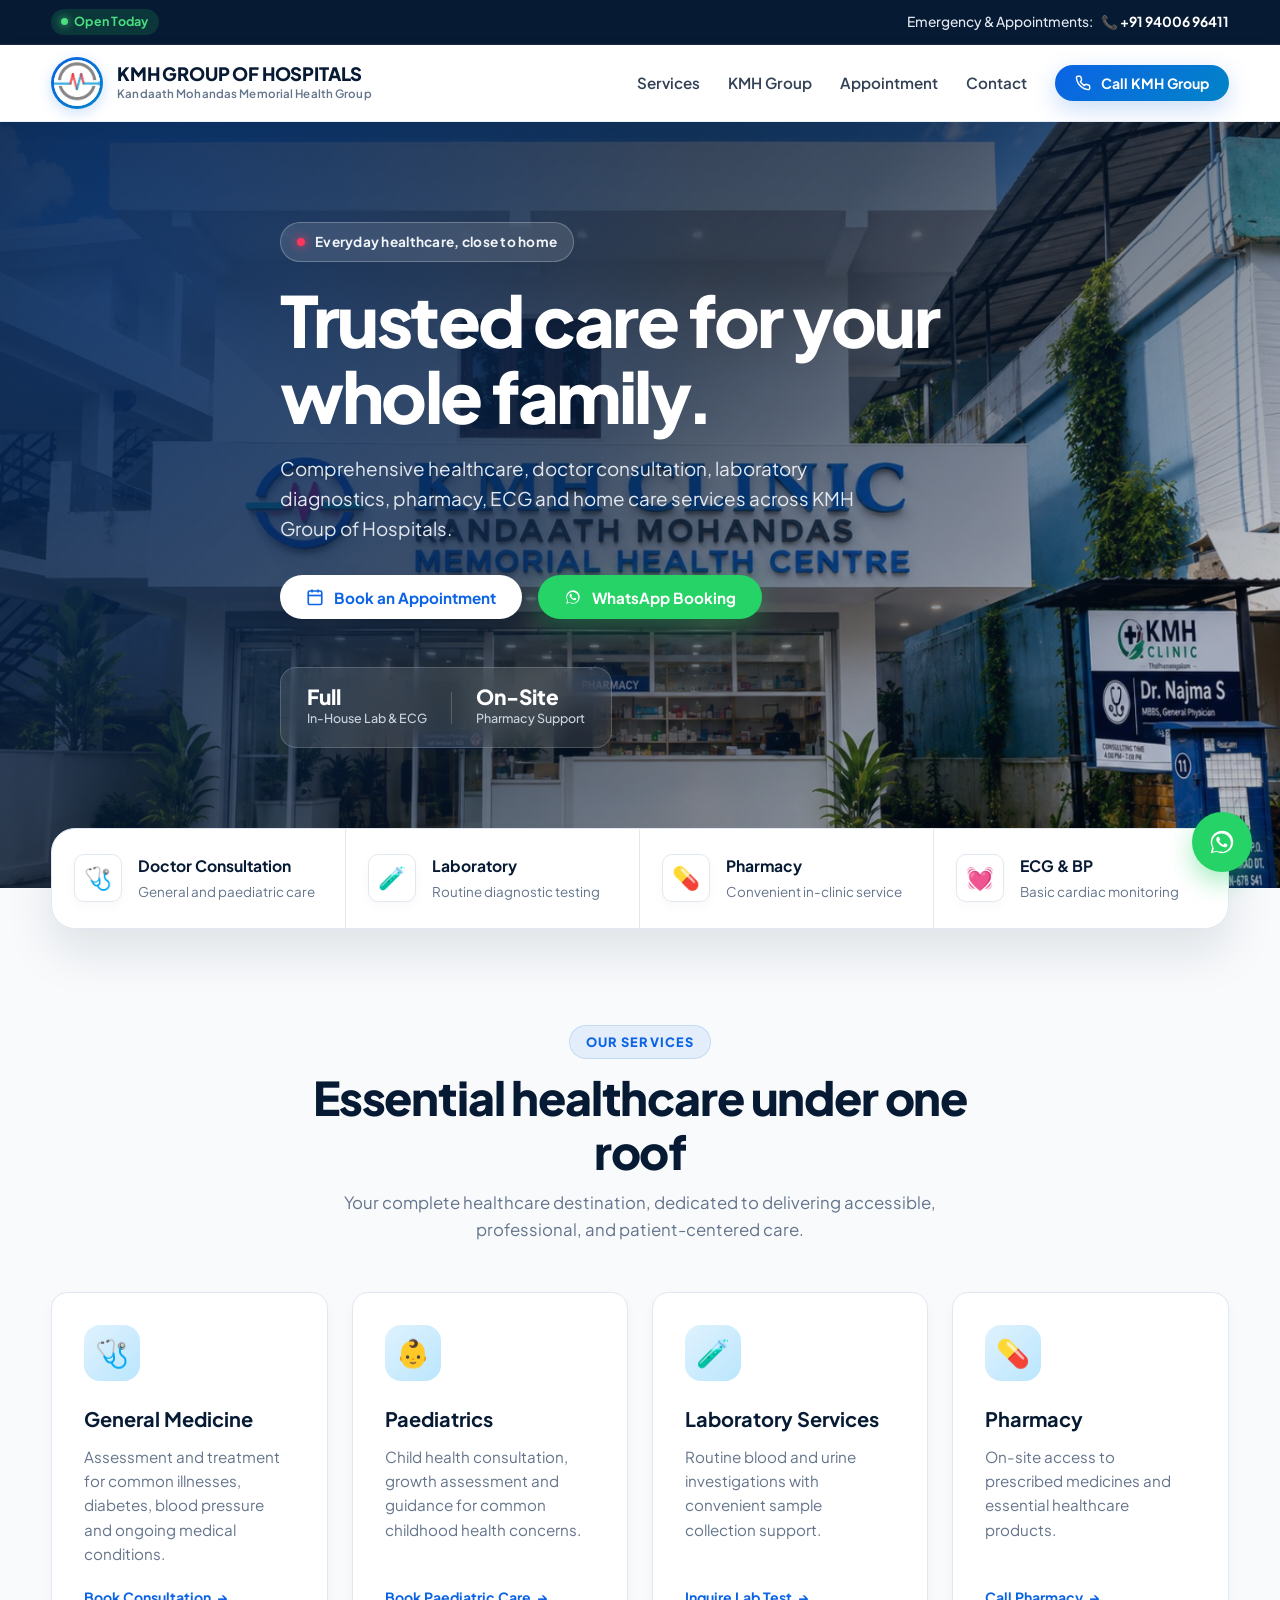
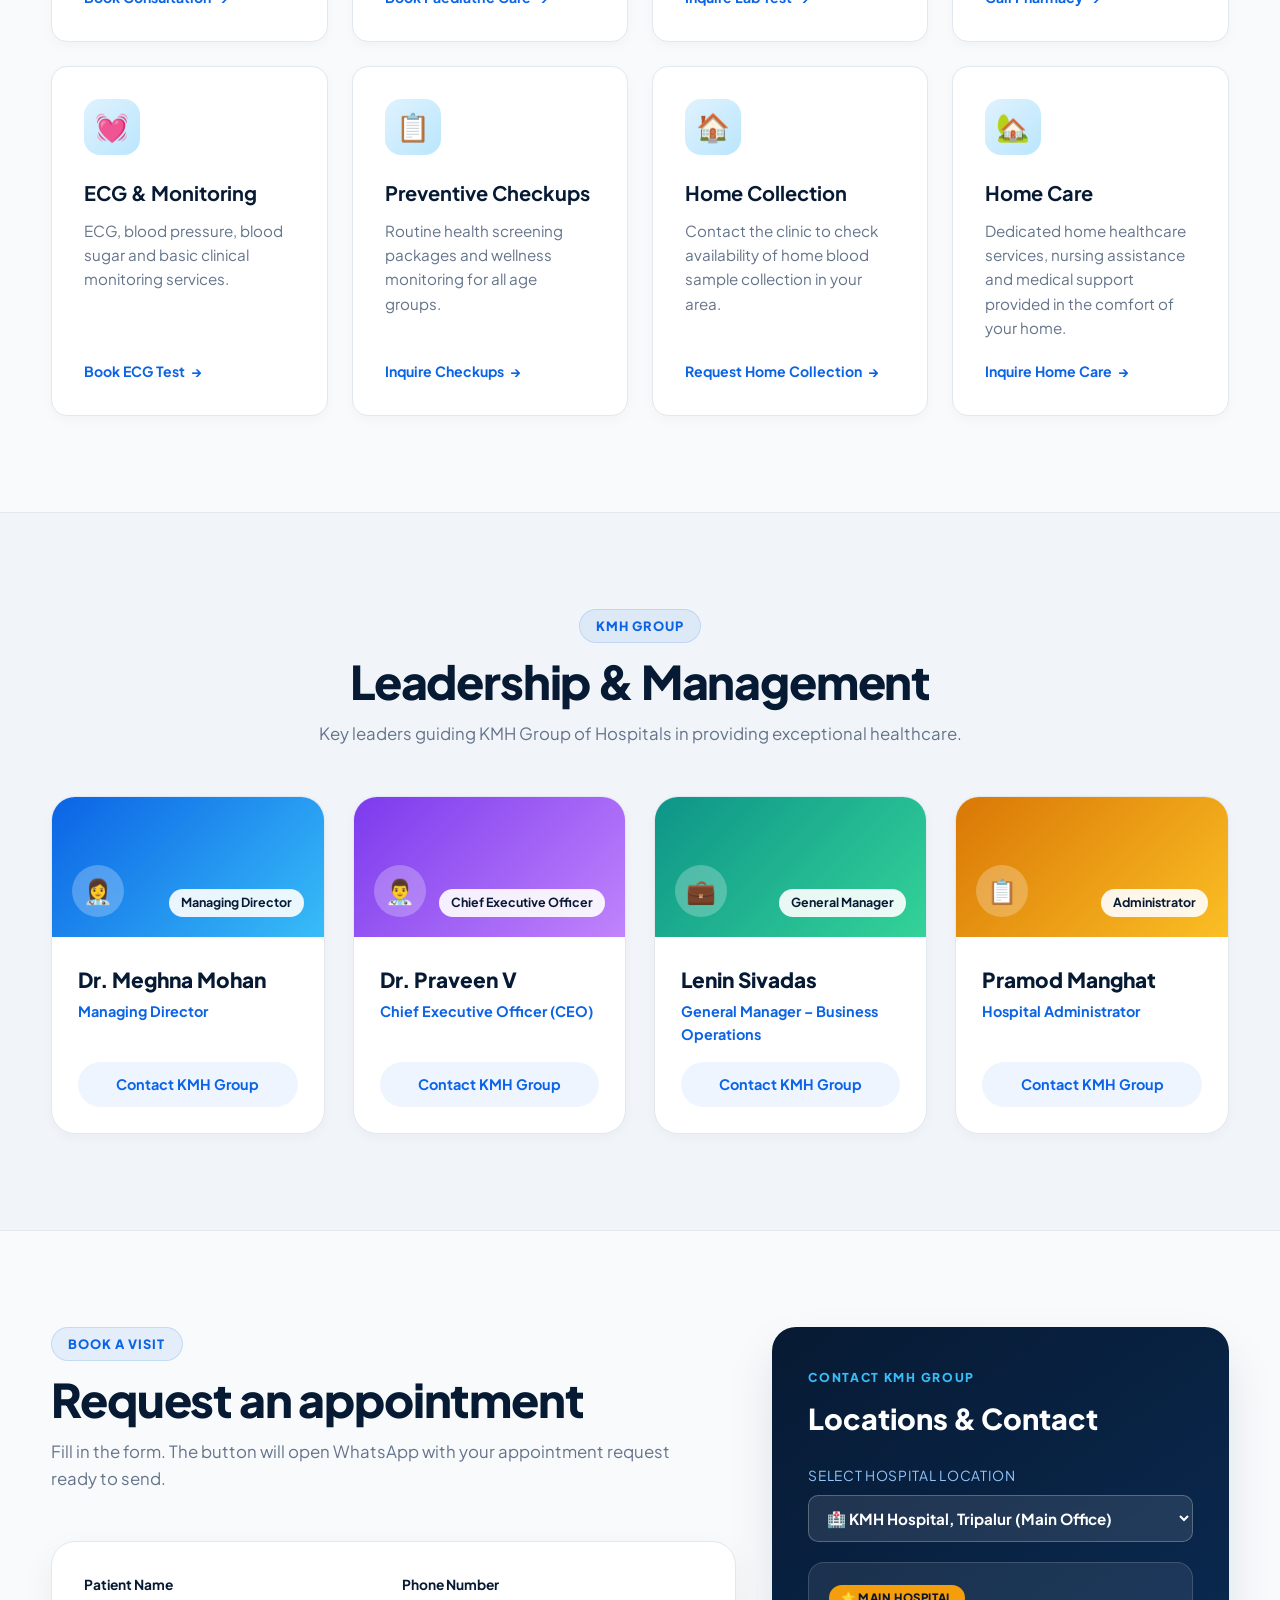
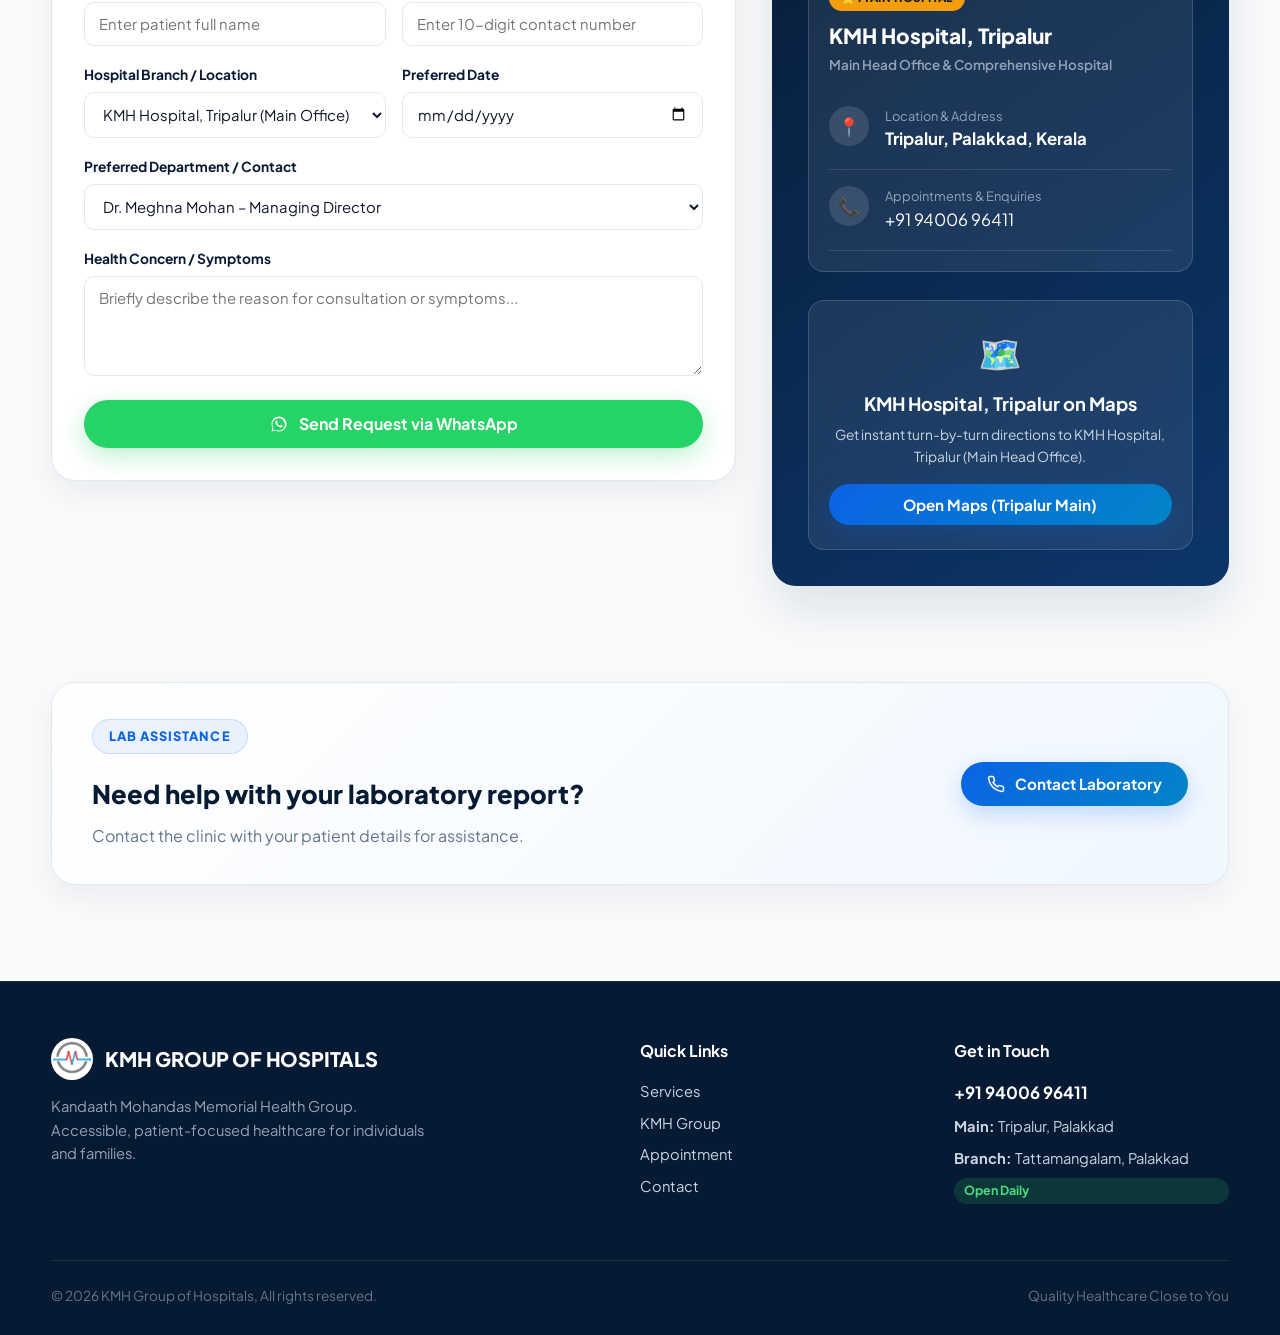
<file: index.html>
<!DOCTYPE html>
<html lang="en">

<head>
  <meta charset="UTF-8">
  <meta name="viewport" content="width=device-width, initial-scale=1.0">
  <meta name="description"
    content="KMH Group of Hospitals - Comprehensive healthcare, doctor consultation, pharmacy, laboratory diagnostics, ECG and home care services.">
  <title>KMH Group of Hospitals</title>

  <!-- Favicon -->
  <link rel="icon" type="image/png" href="logo.png">

  <!-- Google Fonts: Plus Jakarta Sans -->
  <link rel="preconnect" href="https://fonts.googleapis.com">
  <link rel="preconnect" href="https://fonts.gstatic.com" crossorigin>
  <link
    href="https://fonts.googleapis.com/css2?family=Plus+Jakarta+Sans:ital,wght@0,400;0,500;0,600;0,700;0,800;1,400&display=swap"
    rel="stylesheet">

  <!-- Main stylesheet -->
  <link rel="stylesheet" href="styles.css">
  <!-- Google tag (gtag.js) -->
  <script async src="https://www.googletagmanager.com/gtag/js?id=G-0ZW6THC1F8"></script>
  <script>
    window.dataLayer = window.dataLayer || [];
    function gtag() { dataLayer.push(arguments); }
    gtag('js', new Date());

    gtag('config', 'G-0ZW6THC1F8');
  </script>
</head>

<body>

  <!-- =========================
       1. TOP INFORMATION BAR
  ========================== -->
  <div class="topbar">
    <div class="container topbar-content">
      <div class="topbar-info">
        <span class="topbar-badge">
          <span class="status-dot"></span> Open Today
        </span>
      </div>
      <div class="topbar-contact">
        <span>Emergency & Appointments:</span>
        <a href="tel:+919400696411">📞 +91 94006 96411</a>
      </div>
    </div>
  </div>


  <!-- =========================
       2. NAVIGATION
  ========================== -->
  <nav class="navbar">
    <div class="container nav-content">

      <a class="brand" href="#home">
        <div class="logo-wrapper">
          <img src="logo.png" alt="KMH Group Logo" class="brand-logo">
        </div>

        <span class="brand-text">
          <strong>KMH GROUP OF HOSPITALS</strong>
          <small>Kandaath Mohandas Memorial Health Group</small>
        </span>
      </a>

      <button class="menu-button" id="menuButton" aria-label="Open navigation">
        <span class="hamburger-line"></span>
        <span class="hamburger-line"></span>
        <span class="hamburger-line"></span>
      </button>

      <div class="nav-links" id="navLinks">
        <a href="#services">Services</a>
        <a href="#doctors">KMH Group</a>
        <a href="#appointment">Appointment</a>
        <a href="#contact">Contact</a>
        <a class="button button-primary nav-call-btn" href="tel:+919400696411">
          <svg width="16" height="16" viewBox="0 0 24 24" fill="none" stroke="currentColor" stroke-width="2.2"
            stroke-linecap="round" stroke-linejoin="round">
            <path
              d="M22 16.92v3a2 2 0 0 1-2.18 2 19.79 19.79 0 0 1-8.63-3.07 19.5 19.5 0 0 1-6-6 19.79 19.79 0 0 1-3.07-8.67A2 2 0 0 1 4.11 2h3a2 2 0 0 1 2 1.72 12.84 12.84 0 0 0 .7 2.81 2 2 0 0 1-.45 2.11L8.09 9.91a16 16 0 0 0 6 6l1.27-1.27a2 2 0 0 1 2.11-.45 12.84 12.84 0 0 0 2.81.7A2 2 0 0 1 22 16.92z" />
          </svg>
          Call KMH Group
        </a>
      </div>

    </div>
  </nav>


  <!-- =========================
       3. HERO SECTION
  ========================== -->
  <header class="hero" id="home">
    <div class="hero-overlay"></div>

    <div class="container hero-content">
      <div class="hero-badge-container">
        <span class="badge">
          <span class="badge-pulse"></span>
          Everyday healthcare, close to home
        </span>
      </div>

      <h1>Trusted care for your whole family.</h1>

      <p class="hero-subtitle">
        Comprehensive healthcare, doctor consultation, laboratory diagnostics, pharmacy,
        ECG and home care services across KMH Group of Hospitals.
      </p>

      <div class="hero-buttons">
        <a class="button button-light" href="#appointment">
          <svg width="18" height="18" viewBox="0 0 24 24" fill="none" stroke="currentColor" stroke-width="2.2">
            <rect x="3" y="4" width="18" height="18" rx="2" ry="2" />
            <line x1="16" y1="2" x2="16" y2="6" />
            <line x1="8" y1="2" x2="8" y2="6" />
            <line x1="3" y1="10" x2="21" y2="10" />
          </svg>
          Book an Appointment
        </a>

        <a class="button button-whatsapp"
          href="https://wa.me/919400696411?text=Hello%20KMH%20Group,%20I%20would%20like%20to%20book%20an%20appointment."
          target="_blank" rel="noopener">
          <svg width="18" height="18" viewBox="0 0 24 24" fill="currentColor">
            <path
              d="M18.403 5.638A8.919 8.919 0 0 0 12.005 3C7.048 3 3.018 7.028 3.016 11.984c0 1.583.414 3.128 1.2 4.49L3 21l4.636-1.216a8.948 8.948 0 0 0 4.368 1.144h.004c4.956 0 8.986-4.029 8.988-8.986 0-2.4-.934-4.657-2.593-6.304zM12.005 19.4a7.447 7.447 0 0 1-3.796-.04 7.42 7.42 0 0 1-.41-.223l-.271-.162-2.822.74.753-2.752-.178-.283a7.428 7.428 0 0 1-1.139-3.99c.002-4.116 3.351-7.464 7.468-7.464 1.994 0 3.869.778 5.277 2.187 1.408 1.409 2.184 3.284 2.182 5.28-.002 4.117-3.351 7.467-7.468 7.467zm4.097-5.594c-.225-.113-1.327-.655-1.533-.73-.205-.075-.354-.112-.504.113-.15.224-.58.73-.711.879-.131.15-.262.169-.487.056-.225-.113-.949-.349-1.808-1.115-.668-.596-1.12-1.332-1.251-1.557-.131-.225-.014-.347.098-.459.101-.101.225-.262.338-.393.113-.131.15-.262.225-.375.075-.15.038-.281-.019-.393-.056-.113-.505-1.217-.692-1.666-.182-.437-.367-.378-.504-.385l-.43-.008c-.15 0-.393.056-.599.281-.206.225-.786.768-.786 1.872 0 1.104.805 2.17 0.917 2.321.112.15 1.583 2.418 3.837 3.39 1.52.658 1.834.629 2.493.568.732-.068 1.327-.543 1.514-1.068.187-.525.187-.974.131-1.068-.056-.094-.206-.15-.431-.263z" />
          </svg>
          WhatsApp Booking
        </a>
      </div>

      <!-- Hero Stats Bar -->
      <div class="hero-stats">
        <div class="stat-item">
          <strong>Full</strong>
          <span>In-House Lab & ECG</span>
        </div>
        <div class="stat-divider"></div>
        <div class="stat-item">
          <strong>On-Site</strong>
          <span>Pharmacy Support</span>
        </div>
      </div>

    </div>
  </header>


  <!-- =========================
       4. QUICK SERVICES STRIP
  ========================== -->
  <section class="quick-services">
    <div class="container quick-grid">

      <div class="quick-item">
        <div class="quick-icon-box">🩺</div>
        <div class="quick-text">
          <strong>Doctor Consultation</strong>
          <span>General and paediatric care</span>
        </div>
      </div>

      <div class="quick-item">
        <div class="quick-icon-box">🧪</div>
        <div class="quick-text">
          <strong>Laboratory</strong>
          <span>Routine diagnostic testing</span>
        </div>
      </div>

      <div class="quick-item">
        <div class="quick-icon-box">💊</div>
        <div class="quick-text">
          <strong>Pharmacy</strong>
          <span>Convenient in-clinic service</span>
        </div>
      </div>

      <div class="quick-item">
        <div class="quick-icon-box">💓</div>
        <div class="quick-text">
          <strong>ECG & BP</strong>
          <span>Basic cardiac monitoring</span>
        </div>
      </div>

    </div>
  </section>


  <!-- =========================
       5. SERVICES SECTION
  ========================== -->
  <section class="section" id="services">
    <div class="container">

      <div class="section-heading text-center">
        <span class="section-label">Our services</span>
        <h2>Essential healthcare under one roof</h2>
        <p>
          Your complete healthcare destination, dedicated to delivering accessible, professional, and patient-centered
          care.
        </p>
      </div>

      <div class="service-grid">

        <article class="card">
          <div class="service-icon">🩺</div>
          <h3>General Medicine</h3>
          <p>
            Assessment and treatment for common illnesses, diabetes,
            blood pressure and ongoing medical conditions.
          </p>
          <a href="#appointment" class="card-footer-link">
            <span>Book Consultation</span> →
          </a>
        </article>

        <article class="card">
          <div class="service-icon">👶</div>
          <h3>Paediatrics</h3>
          <p>
            Child health consultation, growth assessment and guidance for
            common childhood health concerns.
          </p>
          <a href="#appointment" class="card-footer-link">
            <span>Book Paediatric Care</span> →
          </a>
        </article>

        <article class="card">
          <div class="service-icon">🧪</div>
          <h3>Laboratory Services</h3>
          <p>
            Routine blood and urine investigations with convenient sample
            collection support.
          </p>
          <a href="tel:+919400696411" class="card-footer-link">
            <span>Inquire Lab Test</span> →
          </a>
        </article>

        <article class="card">
          <div class="service-icon">💊</div>
          <h3>Pharmacy</h3>
          <p>
            On-site access to prescribed medicines and essential healthcare
            products.
          </p>
          <a href="tel:+919400696411" class="card-footer-link">
            <span>Call Pharmacy</span> →
          </a>
        </article>

        <article class="card">
          <div class="service-icon">💓</div>
          <h3>ECG & Monitoring</h3>
          <p>
            ECG, blood pressure, blood sugar and basic clinical monitoring
            services.
          </p>
          <a href="#appointment" class="card-footer-link">
            <span>Book ECG Test</span> →
          </a>
        </article>

        <article class="card">
          <div class="service-icon">📋</div>
          <h3>Preventive Checkups</h3>
          <p>
            Routine health screening packages and wellness monitoring for all age groups.
          </p>
          <a href="#appointment" class="card-footer-link">
            <span>Inquire Checkups</span> →
          </a>
        </article>

        <article class="card">
          <div class="service-icon">🏠</div>
          <h3>Home Collection</h3>
          <p>
            Contact the clinic to check availability of home blood sample
            collection in your area.
          </p>
          <a href="tel:+919400696411" class="card-footer-link">
            <span>Request Home Collection</span> →
          </a>
        </article>

        <article class="card">
          <div class="service-icon">🏡</div>
          <h3>Home Care</h3>
          <p>
            Dedicated home healthcare services, nursing assistance and medical support
            provided in the comfort of your home.
          </p>
          <a href="tel:+919400696411" class="card-footer-link">
            <span>Inquire Home Care</span> →
          </a>
        </article>

      </div>
    </div>
  </section>


  <!-- =========================
       6. KMH GROUP LEADERSHIP & MANAGEMENT
  ========================== -->
  <section class="section doctors-section" id="doctors">
    <div class="container">

      <div class="section-heading text-center">
        <span class="section-label">KMH Group</span>
        <h2>Leadership & Management</h2>
        <p>Key leaders guiding KMH Group of Hospitals in providing exceptional healthcare.</p>
      </div>

      <div class="doctor-grid">

        <article class="doctor-card">
          <div class="doctor-header doctor-blue">
            <div class="doctor-avatar-circle">👩‍⚕️</div>
            <span class="doctor-badge">Managing Director</span>
          </div>

          <div class="doctor-body">
            <h3>Dr. Meghna Mohan</h3>
            <p class="speciality">Managing Director</p>
            <a href="#contact" class="doctor-action-btn">Contact KMH Group</a>
          </div>
        </article>

        <article class="doctor-card">
          <div class="doctor-header doctor-purple">
            <div class="doctor-avatar-circle">👨‍⚕️</div>
            <span class="doctor-badge">Chief Executive Officer</span>
          </div>

          <div class="doctor-body">
            <h3>Dr. Praveen V</h3>
            <p class="speciality">Chief Executive Officer (CEO)</p>
            <a href="#contact" class="doctor-action-btn">Contact KMH Group</a>
          </div>
        </article>

        <article class="doctor-card">
          <div class="doctor-header doctor-teal">
            <div class="doctor-avatar-circle">💼</div>
            <span class="doctor-badge">General Manager</span>
          </div>

          <div class="doctor-body">
            <h3>Lenin Sivadas</h3>
            <p class="speciality">General Manager – Business Operations</p>
            <a href="#contact" class="doctor-action-btn">Contact KMH Group</a>
          </div>
        </article>

        <article class="doctor-card">
          <div class="doctor-header doctor-amber">
            <div class="doctor-avatar-circle">📋</div>
            <span class="doctor-badge">Administrator</span>
          </div>

          <div class="doctor-body">
            <h3>Pramod Manghat</h3>
            <p class="speciality">Hospital Administrator</p>
            <a href="#contact" class="doctor-action-btn">Contact KMH Group</a>
          </div>
        </article>

      </div>
    </div>
  </section>


  <!-- =========================
       7. APPOINTMENT SECTION
  ========================== -->
  <section class="section" id="appointment">
    <div class="container appointment-layout">

      <div class="appointment-form-area">

        <div class="section-heading">
          <span class="section-label">Book a visit</span>
          <h2>Request an appointment</h2>
          <p>
            Fill in the form. The button will open WhatsApp with your
            appointment request ready to send.
          </p>
        </div>

        <form id="bookingForm" class="appointment-card-form">

          <div class="form-row">
            <div class="form-group">
              <label for="patientName">Patient Name</label>
              <input type="text" id="patientName" placeholder="Enter patient full name" required>
            </div>

            <div class="form-group">
              <label for="phoneNumber">Phone Number</label>
              <input type="tel" id="phoneNumber" placeholder="Enter 10-digit contact number" required>
            </div>
          </div>

          <div class="form-row">
            <div class="form-group">
              <label for="preferredBranch">Hospital Branch / Location</label>
              <select id="preferredBranch">
                <option value="KMH Hospital, Tripalur (Main Office)">KMH Hospital, Tripalur (Main Office)</option>
                <option value="KMH Health Centre, Tattamangalam (Secondary Branch)">KMH Health Centre, Tattamangalam
                  (Secondary Branch)</option>
              </select>
            </div>

            <div class="form-group">
              <label for="preferredDate">Preferred Date</label>
              <input type="date" id="preferredDate">
            </div>
          </div>

          <div class="form-group">
            <label for="preferredDoctor">Preferred Department / Contact</label>

            <select id="preferredDoctor">
              <option>Dr. Meghna Mohan – Managing Director</option>
              <option>Dr. Praveen V – Chief Executive Officer (CEO)</option>
              <option>Lenin Sivadas – General Manager</option>
              <option>Pramod Manghat – Hospital Administrator</option>
              <option>General Healthcare / Enquiry</option>
            </select>
          </div>

          <div class="form-group">
            <label for="healthConcern">Health Concern / Symptoms</label>

            <textarea id="healthConcern"
              placeholder="Briefly describe the reason for consultation or symptoms..."></textarea>
          </div>

          <button class="button button-whatsapp form-submit-btn" type="submit">
            <svg width="20" height="20" viewBox="0 0 24 24" fill="currentColor">
              <path
                d="M18.403 5.638A8.919 8.919 0 0 0 12.005 3C7.048 3 3.018 7.028 3.016 11.984c0 1.583.414 3.128 1.2 4.49L3 21l4.636-1.216a8.948 8.948 0 0 0 4.368 1.144h.004c4.956 0 8.986-4.029 8.988-8.986 0-2.4-.934-4.657-2.593-6.304zM12.005 19.4a7.447 7.447 0 0 1-3.796-.04 7.42 7.42 0 0 1-.41-.223l-.271-.162-2.822.74.753-2.752-.178-.283a7.428 7.428 0 0 1-1.139-3.99c.002-4.116 3.351-7.464 7.468-7.464 1.994 0 3.869.778 5.277 2.187 1.408 1.409 2.184 3.284 2.182 5.28-.002 4.117-3.351 7.467-7.468 7.467zm4.097-5.594c-.225-.113-1.327-.655-1.533-.73-.205-.075-.354-.112-.504.113-.15.224-.58.73-.711.879-.131.15-.262.169-.487.056-.225-.113-.949-.349-1.808-1.115-.668-.596-1.12-1.332-1.251-1.557-.131-.225-.014-.347.098-.459.101-.101.225-.262.338-.393.113-.131.15-.262.225-.375.075-.15.038-.281-.019-.393-.056-.113-.505-1.217-.692-1.666-.182-.437-.367-.378-.504-.385l-.43-.008c-.15 0-.393.056-.599.281-.206.225-.786.768-.786 1.872 0 1.104.805 2.17 0.917 2.321.112.15 1.583 2.418 3.837 3.39 1.52.658 1.834.629 2.493.568.732-.068 1.327-.543 1.514-1.068.187-.525.187-.974.131-1.068-.056-.094-.206-.15-.431-.263z" />
            </svg>
            Send Request via WhatsApp
          </button>

        </form>
      </div>


      <!-- =========================
           8. CONTACT & LOCATIONS PANEL
      ========================== -->
      <aside class="contact-panel" id="contact">

        <span class="contact-label">Contact KMH Group</span>
        <h2>Locations & Contact</h2>

        <!-- Branch Selector Dropdown -->
        <div class="branch-selector-group">
          <label for="branchSelect">Select Hospital Location</label>
          <select id="branchSelect" class="branch-dropdown">
            <option value="tripalur">🏥 KMH Hospital, Tripalur (Main Office)</option>
            <option value="tattamangalam">📍 KMH Health Centre, Tattamangalam (Secondary Branch)</option>
          </select>
        </div>

        <!-- Dynamic Branch Details Card -->
        <div id="branchDetailsCard" class="branch-details-card">
          <div class="branch-header">
            <span id="branchBadge" class="branch-badge main-badge">⭐ Main Hospital</span>
            <h3 id="branchTitle">KMH Hospital, Tripalur</h3>
            <small id="branchSubtitle" class="branch-subtitle">Main Head Office & Comprehensive Hospital</small>
          </div>

          <div class="contact-item">
            <div class="contact-icon">📍</div>
            <div>
              <small>Location & Address</small>
              <strong id="branchAddress">Tripalur, Palakkad, Kerala</strong>
            </div>
          </div>

          <div class="contact-item">
            <div class="contact-icon">📞</div>
            <div>
              <small>Appointments & Enquiries</small>
              <a id="branchPhone" href="tel:+919400696411">+91 94006 96411</a>
            </div>
          </div>
        </div>

        <div class="map-box">
          <div class="map-icon-large">🗺️</div>
          <h3 id="mapHeading">KMH Hospital, Tripalur on Maps</h3>
          <p id="mapDescription">Get instant turn-by-turn directions to KMH Hospital, Tripalur (Main Head Office).</p>

          <a id="mapBtn" class="button button-primary map-btn" href="https://maps.app.goo.gl/U5PwhCr9DrWZNQBt6"
            target="_blank" rel="noopener">
            Open Maps (Tripalur Main)
          </a>
        </div>

      </aside>
    </div>
  </section>


  <!-- =========================
       9. LAB REPORT SECTION
  ========================== -->
  <section class="lab-section">
    <div class="container">

      <div class="lab-box">
        <div class="lab-content">
          <span class="section-label">Lab assistance</span>
          <h3>Need help with your laboratory report?</h3>

          <p>
            Contact the clinic with your patient details for assistance.
          </p>
        </div>

        <a class="button button-primary lab-btn" href="tel:+919400696411">
          <svg width="18" height="18" viewBox="0 0 24 24" fill="none" stroke="currentColor" stroke-width="2">
            <path
              d="M22 16.92v3a2 2 0 0 1-2.18 2 19.79 19.79 0 0 1-8.63-3.07 19.5 19.5 0 0 1-6-6 19.79 19.79 0 0 1-3.07-8.67A2 2 0 0 1 4.11 2h3a2 2 0 0 1 2 1.72 12.84 12.84 0 0 0 .7 2.81 2 2 0 0 1-.45 2.11L8.09 9.91a16 16 0 0 0 6 6l1.27-1.27a2 2 0 0 1 2.11-.45 12.84 12.84 0 0 0 2.81.7A2 2 0 0 1 22 16.92z" />
          </svg>
          Contact Laboratory
        </a>
      </div>

    </div>
  </section>


  <!-- =========================
       10. FOOTER
  ========================== -->
  <footer>
    <div class="container">

      <div class="footer-grid">

        <div class="footer-col-main">
          <div class="footer-brand">
            <img src="logo.png" alt="KMH Group Logo" class="footer-logo">
            <span class="footer-brand-title">KMH GROUP OF HOSPITALS</span>
          </div>
          <p>
            Kandaath Mohandas Memorial Health Group.
            Accessible, patient-focused healthcare for individuals and families.
          </p>
        </div>

        <div class="footer-col">
          <h4>Quick Links</h4>
          <a href="#services">Services</a>
          <a href="#doctors">KMH Group</a>
          <a href="#appointment">Appointment</a>
          <a href="#contact">Contact</a>
        </div>

        <div class="footer-col">
          <h4>Get in Touch</h4>
          <a href="tel:+919400696411" class="footer-phone">+91 94006 96411</a>
          <span><strong>Main:</strong> Tripalur, Palakkad</span>
          <span><strong>Branch:</strong> Tattamangalam, Palakkad</span>
          <span class="footer-hours">Open Daily</span>
        </div>

      </div>

      <div class="copyright">
        <span>© 2026 KMH Group of Hospitals, All rights reserved.</span>
        <span class="footer-tagline">Quality Healthcare Close to You</span>
      </div>

    </div>
  </footer>


  <!-- =========================
       11. FLOATING WHATSAPP BUTTON
  ========================== -->
  <a class="floating-whatsapp" href="https://wa.me/919400696411?text=Hello%20KMH%20Group" target="_blank" rel="noopener"
    aria-label="Contact KMH Group on WhatsApp">
    <svg width="30" height="30" viewBox="0 0 24 24" fill="currentColor">
      <path
        d="M18.403 5.638A8.919 8.919 0 0 0 12.005 3C7.048 3 3.018 7.028 3.016 11.984c0 1.583.414 3.128 1.2 4.49L3 21l4.636-1.216a8.948 8.948 0 0 0 4.368 1.144h.004c4.956 0 8.986-4.029 8.988-8.986 0-2.4-.934-4.657-2.593-6.304zM12.005 19.4a7.447 7.447 0 0 1-3.796-.04 7.42 7.42 0 0 1-.41-.223l-.271-.162-2.822.74.753-2.752-.178-.283a7.428 7.428 0 0 1-1.139-3.99c.002-4.116 3.351-7.464 7.468-7.464 1.994 0 3.869.778 5.277 2.187 1.408 1.409 2.184 3.284 2.182 5.28-.002 4.117-3.351 7.467-7.468 7.467zm4.097-5.594c-.225-.113-1.327-.655-1.533-.73-.205-.075-.354-.112-.504.113-.15.224-.58.73-.711.879-.131.15-.262.169-.487.056-.225-.113-.949-.349-1.808-1.115-.668-.596-1.12-1.332-1.251-1.557-.131-.225-.014-.347.098-.459.101-.101.225-.262.338-.393.113-.131.15-.262.225-.375.075-.15.038-.281-.019-.393-.056-.113-.505-1.217-.692-1.666-.182-.437-.367-.378-.504-.385l-.43-.008c-.15 0-.393.056-.599.281-.206.225-.786.768-.786 1.872 0 1.104.805 2.17 0.917 2.321.112.15 1.583 2.418 3.837 3.39 1.52.658 1.834.629 2.493.568.732-.068 1.327-.543 1.514-1.068.187-.525.187-.974.131-1.068-.056-.094-.206-.15-.431-.263z" />
    </svg>
  </a>


  <!-- Main JavaScript -->
  <script src="script.js"></script>

</body>

</html>
</file>
<file: styles.css>
/* =====================================================
   KMH GROUP OF HOSPITALS WEBSITE - PREMIUM DESIGN SYSTEM
   Theme: Modern Healthcare & Clinical Excellence
===================================================== */

/* 1. DESIGN TOKENS & ROOT VARIABLES */
:root {
  --primary: #0b63e5;
  --primary-hover: #0952c2;
  --primary-dark: #071a33;
  --primary-light: #eef5ff;
  --primary-gradient: linear-gradient(135deg, #0b63e5 0%, #0284c7 100%);
  --accent-pulse: #ff355e;
  --accent-cyan: #0284c7;
  
  --text-main: #0f172a;
  --text-muted: #64748b;
  --text-light: #94a3b8;
  
  --bg-main: #f8fafc;
  --bg-card: #ffffff;
  --border: #e2e8f0;
  --border-subtle: rgba(226, 232, 240, 0.7);
  
  --whatsapp: #25d366;
  --whatsapp-hover: #1ebd56;
  
  --shadow-sm: 0 4px 12px rgba(15, 23, 42, 0.03);
  --shadow-md: 0 12px 32px rgba(15, 23, 42, 0.06);
  --shadow-lg: 0 24px 48px rgba(7, 26, 51, 0.10);
  --shadow-brand: 0 8px 24px rgba(11, 99, 229, 0.22);
  
  --radius-sm: 10px;
  --radius-md: 16px;
  --radius-lg: 24px;
  --radius-pill: 9999px;
  
  --font-family: 'Plus Jakarta Sans', -apple-system, BlinkMacSystemFont, 'Segoe UI', Roboto, sans-serif;
  --transition: all 0.25s cubic-bezier(0.16, 1, 0.3, 1);
}

/* 2. BASE RESET & GLOBAL STYLES */
*, *::before, *::after {
  box-sizing: border-box;
}

html {
  scroll-behavior: smooth;
  font-size: 16px;
}

body {
  margin: 0;
  font-family: var(--font-family);
  color: var(--text-main);
  background-color: var(--bg-main);
  line-height: 1.6;
  -webkit-font-smoothing: antialiased;
  -moz-osx-font-smoothing: grayscale;
}

img {
  max-width: 100%;
  height: auto;
  display: block;
}

a {
  color: inherit;
  text-decoration: none;
}

.container {
  width: min(1180px, 92%);
  margin: 0 auto;
}

/* 3. REUSABLE BUTTONS */
.button {
  display: inline-flex;
  align-items: center;
  justify-content: center;
  gap: 10px;
  border: none;
  border-radius: var(--radius-pill);
  padding: 13px 26px;
  font-family: var(--font-family);
  font-size: 0.95rem;
  font-weight: 700;
  cursor: pointer;
  transition: var(--transition);
  text-decoration: none;
  line-height: 1;
}

.button:hover {
  transform: translateY(-2px);
}

.button:active {
  transform: translateY(0);
}

.button-primary {
  background: var(--primary-gradient);
  color: #ffffff;
  box-shadow: var(--shadow-brand);
}

.button-primary:hover {
  box-shadow: 0 12px 28px rgba(11, 99, 229, 0.35);
  background: linear-gradient(135deg, #0952c2 0%, #026fb9 100%);
}

.button-light {
  background: #ffffff;
  color: var(--primary);
  box-shadow: 0 10px 25px rgba(0, 0, 0, 0.08);
}

.button-light:hover {
  background: var(--primary-light);
  color: var(--primary-hover);
  box-shadow: 0 14px 30px rgba(0, 0, 0, 0.12);
}

.button-whatsapp {
  background: var(--whatsapp);
  color: #ffffff;
  box-shadow: 0 8px 24px rgba(37, 211, 102, 0.3);
}

.button-whatsapp:hover {
  background: var(--whatsapp-hover);
  box-shadow: 0 12px 28px rgba(37, 211, 102, 0.4);
}


/* 4. TOP INFORMATION BAR */
.topbar {
  background: var(--primary-dark);
  color: #e2e8f0;
  font-size: 0.86rem;
  font-weight: 500;
  border-bottom: 1px solid rgba(255, 255, 255, 0.08);
}

.topbar-content {
  display: flex;
  justify-content: space-between;
  align-items: center;
  gap: 16px;
  padding: 9px 0;
  flex-wrap: wrap;
}

.topbar-info {
  display: flex;
  align-items: center;
  gap: 14px;
}

.topbar-badge {
  display: inline-flex;
  align-items: center;
  gap: 6px;
  background: rgba(37, 211, 102, 0.15);
  color: #4ade80;
  padding: 3px 10px;
  border-radius: var(--radius-pill);
  font-size: 0.78rem;
  font-weight: 700;
  letter-spacing: 0.02em;
}

.status-dot {
  width: 7px;
  height: 7px;
  background-color: #4ade80;
  border-radius: 50%;
  box-shadow: 0 0 8px #4ade80;
  animation: pulse-ring 2s infinite;
}

@keyframes pulse-ring {
  0% { transform: scale(0.95); opacity: 1; }
  50% { transform: scale(1.2); opacity: 0.7; }
  100% { transform: scale(0.95); opacity: 1; }
}

.topbar-contact {
  display: flex;
  align-items: center;
  gap: 8px;
}

.topbar-contact a {
  color: #ffffff;
  font-weight: 700;
  transition: var(--transition);
}

.topbar-contact a:hover {
  color: #60a5fa;
}


/* 5. GLASS NAVBAR */
.navbar {
  position: sticky;
  top: 0;
  z-index: 100;
  background: rgba(255, 255, 255, 0.90);
  backdrop-filter: blur(16px);
  -webkit-backdrop-filter: blur(16px);
  border-bottom: 1px solid var(--border-subtle);
  box-shadow: 0 4px 20px rgba(15, 23, 42, 0.03);
}

.nav-content {
  min-height: 76px;
  display: flex;
  align-items: center;
  justify-content: space-between;
  gap: 24px;
}

.brand {
  display: flex;
  align-items: center;
  gap: 14px;
  text-decoration: none;
}

.logo-wrapper {
  position: relative;
  border-radius: 50%;
  padding: 3px;
  background: linear-gradient(135deg, var(--primary), var(--accent-cyan));
  box-shadow: 0 4px 14px rgba(11, 99, 229, 0.2);
  transition: var(--transition);
}

.brand:hover .logo-wrapper {
  transform: rotate(4deg) scale(1.05);
}

.brand-logo {
  width: 46px;
  height: 46px;
  border-radius: 50%;
  object-fit: contain;
  background: #ffffff;
}

.brand-text strong {
  display: block;
  font-size: 1.15rem;
  font-weight: 800;
  letter-spacing: -0.01em;
  color: var(--primary-dark);
  line-height: 1.2;
}

.brand-text small {
  display: block;
  color: var(--text-muted);
  font-size: 0.72rem;
  font-weight: 600;
  letter-spacing: 0.01em;
}

.nav-links {
  display: flex;
  gap: 28px;
  align-items: center;
}

.nav-links > a:not(.button) {
  text-decoration: none;
  font-weight: 600;
  font-size: 0.95rem;
  color: #334155;
  transition: var(--transition);
  position: relative;
  padding: 4px 0;
}

.nav-links > a:not(.button)::after {
  content: '';
  position: absolute;
  bottom: -2px;
  left: 0;
  width: 0;
  height: 2px;
  background: var(--primary);
  border-radius: 2px;
  transition: var(--transition);
}

.nav-links > a:not(.button):hover {
  color: var(--primary);
}

.nav-links > a:not(.button):hover::after {
  width: 100%;
}

.nav-call-btn {
  padding: 10px 20px;
  font-size: 0.88rem;
}

.menu-button {
  display: none;
  background: transparent;
  border: none;
  cursor: pointer;
  padding: 8px;
  flex-direction: column;
  gap: 5px;
}

.hamburger-line {
  display: block;
  width: 24px;
  height: 2.5px;
  background: var(--primary-dark);
  border-radius: 2px;
  transition: var(--transition);
}


/* 6. HERO SECTION */
.hero {
  position: relative;
  min-height: 680px;
  display: flex;
  align-items: center;
  overflow: hidden;

  background-image:
    linear-gradient(
      135deg,
      rgba(7, 26, 51, 0.92) 0%,
      rgba(7, 26, 51, 0.75) 45%,
      rgba(7, 26, 51, 0.25) 85%
    ),
    url("clinic-building.png");

  background-size: cover;
  background-position: center 30%;
}

.hero-overlay {
  position: absolute;
  inset: 0;
  background: radial-gradient(circle at 10% 20%, rgba(11, 99, 229, 0.25), transparent 45%);
  pointer-events: none;
}

.hero-content {
  position: relative;
  z-index: 2;
  color: #ffffff;
  padding: 100px 0 140px;
  max-width: 720px;
}

.badge {
  display: inline-flex;
  align-items: center;
  gap: 10px;
  background: rgba(255, 255, 255, 0.12);
  backdrop-filter: blur(12px);
  -webkit-backdrop-filter: blur(12px);
  border: 1px solid rgba(255, 255, 255, 0.25);
  padding: 8px 16px;
  border-radius: var(--radius-pill);
  font-weight: 700;
  font-size: 0.85rem;
  color: #f1f5f9;
  letter-spacing: 0.02em;
}

.badge-pulse {
  width: 8px;
  height: 8px;
  background-color: var(--accent-pulse);
  border-radius: 50%;
  box-shadow: 0 0 10px var(--accent-pulse);
}

.hero h1 {
  font-size: clamp(2.5rem, 5.5vw, 4.8rem);
  font-weight: 800;
  line-height: 1.08;
  margin: 20px 0 18px;
  letter-spacing: -0.035em;
  color: #ffffff;
}

.hero-subtitle {
  font-size: 1.18rem;
  max-width: 630px;
  color: #e2e8f0;
  line-height: 1.6;
  font-weight: 400;
}

.hero-buttons {
  display: flex;
  gap: 16px;
  flex-wrap: wrap;
  margin-top: 32px;
}

.hero-stats {
  display: flex;
  align-items: center;
  gap: 24px;
  margin-top: 48px;
  padding: 18px 26px;
  background: rgba(255, 255, 255, 0.1);
  backdrop-filter: blur(16px);
  -webkit-backdrop-filter: blur(16px);
  border: 1px solid rgba(255, 255, 255, 0.18);
  border-radius: var(--radius-md);
  width: fit-content;
}

.stat-item {
  display: flex;
  flex-direction: column;
}

.stat-item strong {
  font-size: 1.3rem;
  font-weight: 800;
  color: #ffffff;
  line-height: 1.1;
}

.stat-item span {
  font-size: 0.78rem;
  color: #cbd5e1;
  font-weight: 500;
}

.stat-divider {
  width: 1px;
  height: 32px;
  background: rgba(255, 255, 255, 0.2);
}


/* 7. QUICK SERVICES STRIP */
.quick-services {
  position: relative;
  z-index: 10;
  margin-top: -60px;
}

.quick-grid {
  display: grid;
  grid-template-columns: repeat(4, 1fr);
  background: var(--bg-card);
  border-radius: var(--radius-lg);
  box-shadow: var(--shadow-lg);
  border: 1px solid var(--border);
  overflow: hidden;
}

.quick-item {
  display: flex;
  align-items: center;
  gap: 16px;
  padding: 24px 22px;
  border-right: 1px solid var(--border);
  transition: var(--transition);
}

.quick-item:last-child {
  border-right: none;
}

.quick-item:hover {
  background: var(--primary-light);
}

.quick-icon-box {
  width: 48px;
  height: 48px;
  border-radius: var(--radius-sm);
  background: #ffffff;
  box-shadow: var(--shadow-sm);
  display: grid;
  place-items: center;
  font-size: 1.4rem;
  flex-shrink: 0;
  border: 1px solid var(--border);
}

.quick-text strong {
  display: block;
  color: var(--primary-dark);
  font-size: 0.98rem;
  font-weight: 700;
}

.quick-text span {
  color: var(--text-muted);
  font-size: 0.84rem;
}


/* 8. SECTION HEADINGS & GENERAL */
.section {
  padding: 96px 0;
}

.text-center {
  text-align: center;
}

.section-heading {
  max-width: 660px;
  margin-bottom: 48px;
}

.section-heading.text-center {
  margin-left: auto;
  margin-right: auto;
}

.section-label {
  display: inline-block;
  color: var(--primary);
  background: var(--primary-light);
  padding: 4px 14px;
  border-radius: var(--radius-pill);
  text-transform: uppercase;
  letter-spacing: 0.12em;
  font-size: 0.76rem;
  font-weight: 800;
  margin-bottom: 12px;
}

.section-heading h2 {
  font-size: clamp(2rem, 3.8vw, 2.9rem);
  font-weight: 800;
  line-height: 1.15;
  color: var(--primary-dark);
  margin: 0 0 12px;
  letter-spacing: -0.025em;
}

.section-heading p {
  color: var(--text-muted);
  font-size: 1.05rem;
  margin: 0;
}


/* 9. SERVICES GRID */
.service-grid {
  display: grid;
  grid-template-columns: repeat(4, 1fr);
  gap: 24px;
}

.card {
  background: var(--bg-card);
  border: 1px solid var(--border);
  border-radius: var(--radius-md);
  padding: 32px;
  box-shadow: var(--shadow-sm);
  transition: var(--transition);
  display: flex;
  flex-direction: column;
}

.card:hover {
  transform: translateY(-6px);
  box-shadow: var(--shadow-md);
  border-color: rgba(11, 99, 229, 0.3);
}

.service-icon {
  width: 56px;
  height: 56px;
  border-radius: var(--radius-md);
  background: linear-gradient(135deg, #e0f2fe 0%, #bae6fd 100%);
  display: grid;
  place-items: center;
  font-size: 1.7rem;
  margin-bottom: 22px;
}

.card h3 {
  margin: 0 0 10px;
  font-size: 1.25rem;
  font-weight: 700;
  color: var(--primary-dark);
}

.card p {
  margin: 0 0 20px;
  color: var(--text-muted);
  font-size: 0.95rem;
  flex-grow: 1;
}

.card-footer-link {
  font-size: 0.88rem;
  font-weight: 700;
  color: var(--primary);
  display: flex;
  align-items: center;
  gap: 6px;
  text-decoration: none;
  margin-top: auto;
  transition: var(--transition);
}

.card:hover .card-footer-link {
  color: var(--primary-hover);
  transform: translateX(4px);
}


/* 10. DOCTORS SECTION */
.doctors-section {
  background: #f1f5f9;
  border-top: 1px solid var(--border);
  border-bottom: 1px solid var(--border);
}

.doctor-grid {
  display: grid;
  grid-template-columns: repeat(4, 1fr);
  gap: 28px;
}

.doctor-card {
  background: var(--bg-card);
  border-radius: var(--radius-lg);
  overflow: hidden;
  box-shadow: var(--shadow-sm);
  border: 1px solid var(--border);
  transition: var(--transition);
  display: flex;
  flex-direction: column;
}

.doctor-card:hover {
  transform: translateY(-6px);
  box-shadow: var(--shadow-md);
}

.doctor-header {
  height: 140px;
  position: relative;
  padding: 20px;
  display: flex;
  align-items: flex-end;
  justify-content: space-between;
}

.doctor-blue {
  background: linear-gradient(135deg, #0b63e5 0%, #38bdf8 100%);
}

.doctor-purple {
  background: linear-gradient(135deg, #7c3aed 0%, #c084fc 100%);
}

.doctor-green {
  background: linear-gradient(135deg, #0d9488 0%, #34d399 100%);
}

.doctor-teal {
  background: linear-gradient(135deg, #0d9488 0%, #34d399 100%);
}

.doctor-amber {
  background: linear-gradient(135deg, #d97706 0%, #fbbf24 100%);
}

.doctor-avatar-circle {
  width: 52px;
  height: 52px;
  border-radius: 50%;
  background: rgba(255, 255, 255, 0.25);
  backdrop-filter: blur(8px);
  display: grid;
  place-items: center;
  font-size: 1.5rem;
}

.doctor-badge {
  background: rgba(255, 255, 255, 0.9);
  color: var(--primary-dark);
  font-size: 0.78rem;
  font-weight: 700;
  padding: 4px 12px;
  border-radius: var(--radius-pill);
}

.doctor-body {
  padding: 26px;
  display: flex;
  flex-direction: column;
  flex-grow: 1;
}

.doctor-body h3 {
  margin: 0;
  font-size: 1.3rem;
  font-weight: 800;
  color: var(--primary-dark);
}

.speciality {
  color: var(--primary);
  font-weight: 700;
  font-size: 0.9rem;
  margin: 4px 0 16px;
}

.timing-box {
  display: flex;
  align-items: flex-start;
  gap: 12px;
  padding: 14px;
  background: var(--bg-main);
  border-radius: var(--radius-sm);
  font-size: 0.88rem;
  border: 1px solid var(--border);
  margin-bottom: 20px;
}

.timing-icon {
  font-size: 1.1rem;
}

.timing-box strong {
  display: block;
  color: var(--primary-dark);
  font-size: 0.84rem;
}

.timing-box span {
  color: var(--text-muted);
}

.contact-link {
  display: block;
  color: var(--primary);
  font-weight: 600;
  text-decoration: none;
  margin-top: 2px;
  transition: var(--transition);
}

.contact-link:hover {
  color: var(--primary-dark);
  text-decoration: underline;
}

.contact-link.whatsapp-link {
  color: #16a34a;
}

.contact-link.whatsapp-link:hover {
  color: #15803d;
}

.doctor-action-btn {
  margin-top: auto;
  display: block;
  text-align: center;
  padding: 11px;
  border-radius: var(--radius-pill);
  background: var(--primary-light);
  color: var(--primary);
  font-weight: 700;
  font-size: 0.9rem;
  transition: var(--transition);
}

.doctor-action-btn:hover {
  background: var(--primary);
  color: #ffffff;
}

.doctor-action-btn.secondary {
  background: #f1f5f9;
  color: var(--text-main);
}

.doctor-action-btn.secondary:hover {
  background: var(--primary-dark);
  color: #ffffff;
}


/* 11. APPOINTMENT SECTION */
.appointment-layout {
  display: grid;
  grid-template-columns: 1.2fr 0.8fr;
  gap: 36px;
  align-items: start;
}

.appointment-card-form {
  background: var(--bg-card);
  padding: 32px;
  border-radius: var(--radius-lg);
  box-shadow: var(--shadow-md);
  border: 1px solid var(--border);
  display: grid;
  gap: 18px;
}

.form-row {
  display: grid;
  grid-template-columns: 1fr 1fr;
  gap: 16px;
}

.form-group {
  display: grid;
  gap: 6px;
}

.form-group label {
  font-size: 0.86rem;
  font-weight: 700;
  color: var(--primary-dark);
}

.form-group input,
.form-group select,
.form-group textarea {
  width: 100%;
  border: 1px solid var(--border);
  border-radius: var(--radius-sm);
  padding: 12px 14px;
  font-family: var(--font-family);
  font-size: 0.93rem;
  background: #ffffff;
  color: var(--text-main);
  transition: var(--transition);
}

.form-group input:focus,
.form-group select:focus,
.form-group textarea:focus {
  outline: none;
  border-color: var(--primary);
  box-shadow: 0 0 0 4px rgba(11, 99, 229, 0.12);
}

.form-group textarea {
  min-height: 100px;
  resize: vertical;
}

.form-submit-btn {
  width: 100%;
  padding: 14px;
  font-size: 1rem;
  margin-top: 6px;
}


/* 12. CONTACT PANEL */
.contact-panel {
  background: linear-gradient(145deg, var(--primary-dark) 0%, #0c3669 100%);
  color: #ffffff;
  border-radius: var(--radius-lg);
  padding: 36px;
  box-shadow: var(--shadow-lg);
}

.contact-label {
  color: #38bdf8;
  text-transform: uppercase;
  letter-spacing: 0.14em;
  font-size: 0.76rem;
  font-weight: 800;
}

.contact-panel h2 {
  margin: 6px 0 24px;
  font-size: 1.8rem;
  font-weight: 800;
}

/* Branch Dropdown & Card Styling */
.branch-selector-group {
  margin-bottom: 20px;
}

.branch-selector-group label {
  display: block;
  margin-bottom: 8px;
  font-size: 0.86rem;
  color: #93c5fd;
  text-transform: uppercase;
  letter-spacing: 0.05em;
}

.branch-dropdown {
  width: 100%;
  padding: 12px 14px;
  border-radius: var(--radius-sm);
  border: 1px solid rgba(255, 255, 255, 0.25);
  background: rgba(255, 255, 255, 0.1);
  color: #ffffff;
  font-family: inherit;
  font-weight: 700;
  font-size: 0.95rem;
  cursor: pointer;
  outline: none;
  backdrop-filter: blur(8px);
  transition: var(--transition);
}

.branch-dropdown option {
  background: #0f172a;
  color: #ffffff;
  padding: 10px;
}

.branch-dropdown:focus {
  border-color: #38bdf8;
  box-shadow: 0 0 0 3px rgba(56, 189, 248, 0.3);
}

.branch-details-card {
  background: rgba(255, 255, 255, 0.08);
  border: 1px solid rgba(255, 255, 255, 0.15);
  border-radius: var(--radius-md);
  padding: 20px;
  margin-bottom: 22px;
}

.branch-header {
  margin-bottom: 14px;
}

.branch-header h3 {
  margin: 8px 0 2px;
  font-size: 1.3rem;
  font-weight: 800;
  color: #ffffff;
}

.branch-subtitle {
  display: block;
  color: #94a3b8;
  font-size: 0.84rem;
  font-weight: 600;
}

.branch-badge {
  display: inline-block;
  font-size: 0.72rem;
  font-weight: 800;
  padding: 4px 12px;
  border-radius: var(--radius-pill);
  text-transform: uppercase;
  letter-spacing: 0.05em;
}

.branch-badge.main-badge {
  background: #f59e0b;
  color: #0f172a;
}

.branch-badge.secondary-badge {
  background: #38bdf8;
  color: #0f172a;
}

.contact-item {
  display: flex;
  align-items: flex-start;
  gap: 16px;
  padding: 16px 0;
  border-bottom: 1px solid rgba(255, 255, 255, 0.12);
}

.contact-icon {
  width: 40px;
  height: 40px;
  border-radius: 50%;
  background: rgba(255, 255, 255, 0.12);
  display: grid;
  place-items: center;
  font-size: 1.1rem;
  flex-shrink: 0;
}

.contact-item small {
  display: block;
  color: #94a3b8;
  font-size: 0.8rem;
}

.contact-item a,
.contact-item strong {
  font-size: 1.05rem;
  color: #ffffff;
}

.contact-item a:hover {
  color: #38bdf8;
}

.map-box {
  margin-top: 28px;
  border-radius: var(--radius-md);
  background: rgba(255, 255, 255, 0.08);
  backdrop-filter: blur(10px);
  border: 1px solid rgba(255, 255, 255, 0.15);
  text-align: center;
  padding: 24px 20px;
  color: #ffffff;
}

.map-icon-large {
  font-size: 2.2rem;
  margin-bottom: 8px;
}

.map-box h3 {
  margin: 0 0 6px;
  font-size: 1.15rem;
}

.map-box p {
  margin: 0 0 16px;
  font-size: 0.86rem;
  color: #cbd5e1;
}

.map-btn {
  width: 100%;
}


/* 13. LAB SECTION */
.lab-section {
  padding: 0 0 96px;
}

.lab-box {
  display: flex;
  justify-content: space-between;
  align-items: center;
  gap: 28px;
  background: linear-gradient(135deg, #ffffff 0%, #f0f7ff 100%);
  border: 1px solid var(--border);
  border-radius: var(--radius-lg);
  padding: 36px 40px;
  box-shadow: var(--shadow-md);
}

.lab-content h3 {
  font-size: 1.6rem;
  font-weight: 800;
  color: var(--primary-dark);
  margin: 8px 0;
}

.lab-content p {
  margin: 0;
  color: var(--text-muted);
}

.lab-btn {
  flex-shrink: 0;
}


/* 14. FOOTER */
footer {
  background: var(--primary-dark);
  color: #94a3b8;
  padding: 56px 0 28px;
  border-top: 1px solid rgba(255, 255, 255, 0.08);
}

.footer-grid {
  display: grid;
  grid-template-columns: 2fr 1fr 1fr;
  gap: 40px;
}

.footer-brand {
  display: flex;
  align-items: center;
  gap: 12px;
  margin-bottom: 14px;
}

.footer-logo {
  height: 42px;
  width: 42px;
  object-fit: contain;
  border-radius: 50%;
  background: #ffffff;
  padding: 2px;
}

.footer-brand-title {
  color: #ffffff;
  font-weight: 800;
  font-size: 1.25rem;
  letter-spacing: -0.01em;
}

.footer-col-main p {
  max-width: 380px;
  line-height: 1.6;
  font-size: 0.92rem;
}

.footer-col h4 {
  color: #ffffff;
  font-size: 1rem;
  margin: 0 0 16px;
  font-weight: 700;
}

.footer-col a,
.footer-col span {
  display: block;
  color: #cbd5e1;
  margin-bottom: 8px;
  font-size: 0.92rem;
  transition: var(--transition);
}

.footer-col a:hover {
  color: #38bdf8;
}

.footer-phone {
  font-weight: 700;
  color: #ffffff !important;
  font-size: 1.05rem !important;
}

.footer-hours {
  display: inline-block;
  background: rgba(37, 211, 102, 0.15);
  color: #4ade80 !important;
  font-weight: 700;
  font-size: 0.78rem !important;
  padding: 3px 10px;
  border-radius: var(--radius-pill);
}

.copyright {
  margin-top: 48px;
  padding-top: 24px;
  border-top: 1px solid rgba(255, 255, 255, 0.1);
  display: flex;
  justify-content: space-between;
  align-items: center;
  font-size: 0.85rem;
  color: #64748b;
  flex-wrap: wrap;
  gap: 12px;
}


/* 15. FLOATING WHATSAPP BUTTON */
.floating-whatsapp {
  position: fixed;
  right: 22px;
  bottom: 22px;
  z-index: 120;
  width: 60px;
  height: 60px;
  border-radius: 50%;
  background: var(--whatsapp);
  color: #ffffff;
  display: grid;
  place-items: center;
  box-shadow: 0 10px 30px rgba(37, 211, 102, 0.4);
  transition: var(--transition);
}

.floating-whatsapp:hover {
  transform: scale(1.1) rotate(6deg);
  box-shadow: 0 14px 36px rgba(37, 211, 102, 0.5);
}


/* 16. RESPONSIVE DESIGN (TABLET & MOBILE) */
@media (max-width: 960px) {
  .menu-button {
    display: flex;
  }

  .nav-links {
    display: none;
    position: absolute;
    top: 76px;
    left: 0;
    right: 0;
    background: #ffffff;
    padding: 24px;
    flex-direction: column;
    align-items: stretch;
    box-shadow: 0 20px 40px rgba(15, 23, 42, 0.12);
    border-bottom: 1px solid var(--border);
  }

  .nav-links.open {
    display: flex;
  }

  .nav-links > a:not(.button) {
    padding: 10px 0;
    border-bottom: 1px solid var(--border);
  }

  .quick-grid {
    grid-template-columns: repeat(2, 1fr);
  }

  .quick-item:nth-child(2) {
    border-right: none;
  }

  .quick-item:nth-child(-n + 2) {
    border-bottom: 1px solid var(--border);
  }

  .service-grid,
  .doctor-grid {
    grid-template-columns: repeat(2, 1fr);
  }

  .appointment-layout {
    grid-template-columns: 1fr;
  }

  .footer-grid {
    grid-template-columns: 1fr 1fr;
  }
}

@media (max-width: 640px) {
  .topbar-content {
    justify-content: center;
    text-align: center;
  }

  .brand-text small {
    display: none;
  }

  .hero {
    min-height: 600px;
  }

  .hero-content {
    padding: 80px 0 120px;
  }

  .hero h1 {
    font-size: 2.6rem;
  }

  .hero-stats {
    flex-direction: column;
    align-items: flex-start;
    gap: 12px;
    width: 100%;
  }

  .stat-divider {
    width: 100%;
    height: 1px;
  }

  .quick-grid,
  .service-grid,
  .doctor-grid,
  .footer-grid {
    grid-template-columns: 1fr;
  }

  .quick-item {
    border-right: none;
    border-bottom: 1px solid var(--border);
  }

  .quick-item:last-child {
    border-bottom: none;
  }

  .form-row {
    grid-template-columns: 1fr;
  }

  .lab-box {
    flex-direction: column;
    align-items: flex-start;
    padding: 28px 24px;
  }

  .lab-btn {
    width: 100%;
  }

  .section {
    padding: 64px 0;
  }
}


/* 17. MINIMAL UI CHARACTER & MICRO-INTERACTIONS */
::-webkit-scrollbar {
  width: 8px;
}
::-webkit-scrollbar-track {
  background: #f1f5f9;
}
::-webkit-scrollbar-thumb {
  background: #cbd5e1;
  border-radius: 4px;
}
::-webkit-scrollbar-thumb:hover {
  background: #94a3b8;
}

.section-label {
  display: inline-flex;
  align-items: center;
  gap: 6px;
  background: rgba(11, 99, 229, 0.08);
  color: var(--primary);
  font-size: 0.8rem;
  font-weight: 800;
  text-transform: uppercase;
  letter-spacing: 0.08em;
  padding: 6px 16px;
  border-radius: var(--radius-pill);
  border: 1px solid rgba(11, 99, 229, 0.15);
  margin-bottom: 12px;
}

.card, .doctor-card {
  transition: transform 0.3s cubic-bezier(0.16, 1, 0.3, 1), box-shadow 0.3s cubic-bezier(0.16, 1, 0.3, 1), border-color 0.3s ease;
}

.card:hover, .doctor-card:hover {
  border-color: rgba(11, 99, 229, 0.25);
  box-shadow: 0 20px 40px rgba(15, 23, 42, 0.08);
}

.floating-whatsapp {
  position: fixed;
  bottom: 28px;
  right: 28px;
  width: 60px;
  height: 60px;
  border-radius: 50%;
  background: #25d366;
  color: #ffffff;
  display: grid;
  place-items: center;
  box-shadow: 0 10px 25px rgba(37, 211, 102, 0.4);
  z-index: 999;
  transition: var(--transition);
  animation: float-bounce 3.5s infinite ease-in-out;
}

@keyframes float-bounce {
  0%, 100% { transform: translateY(0); }
  50% { transform: translateY(-6px); }
}

.floating-whatsapp:hover {
  transform: scale(1.1) rotate(6deg);
  background: #1ebd56;
  box-shadow: 0 16px 32px rgba(37, 211, 102, 0.5);
}

input:focus, select:focus, textarea:focus {
  border-color: var(--primary) !important;
  box-shadow: 0 0 0 4px rgba(11, 99, 229, 0.12) !important;
  outline: none;
}
</file>
